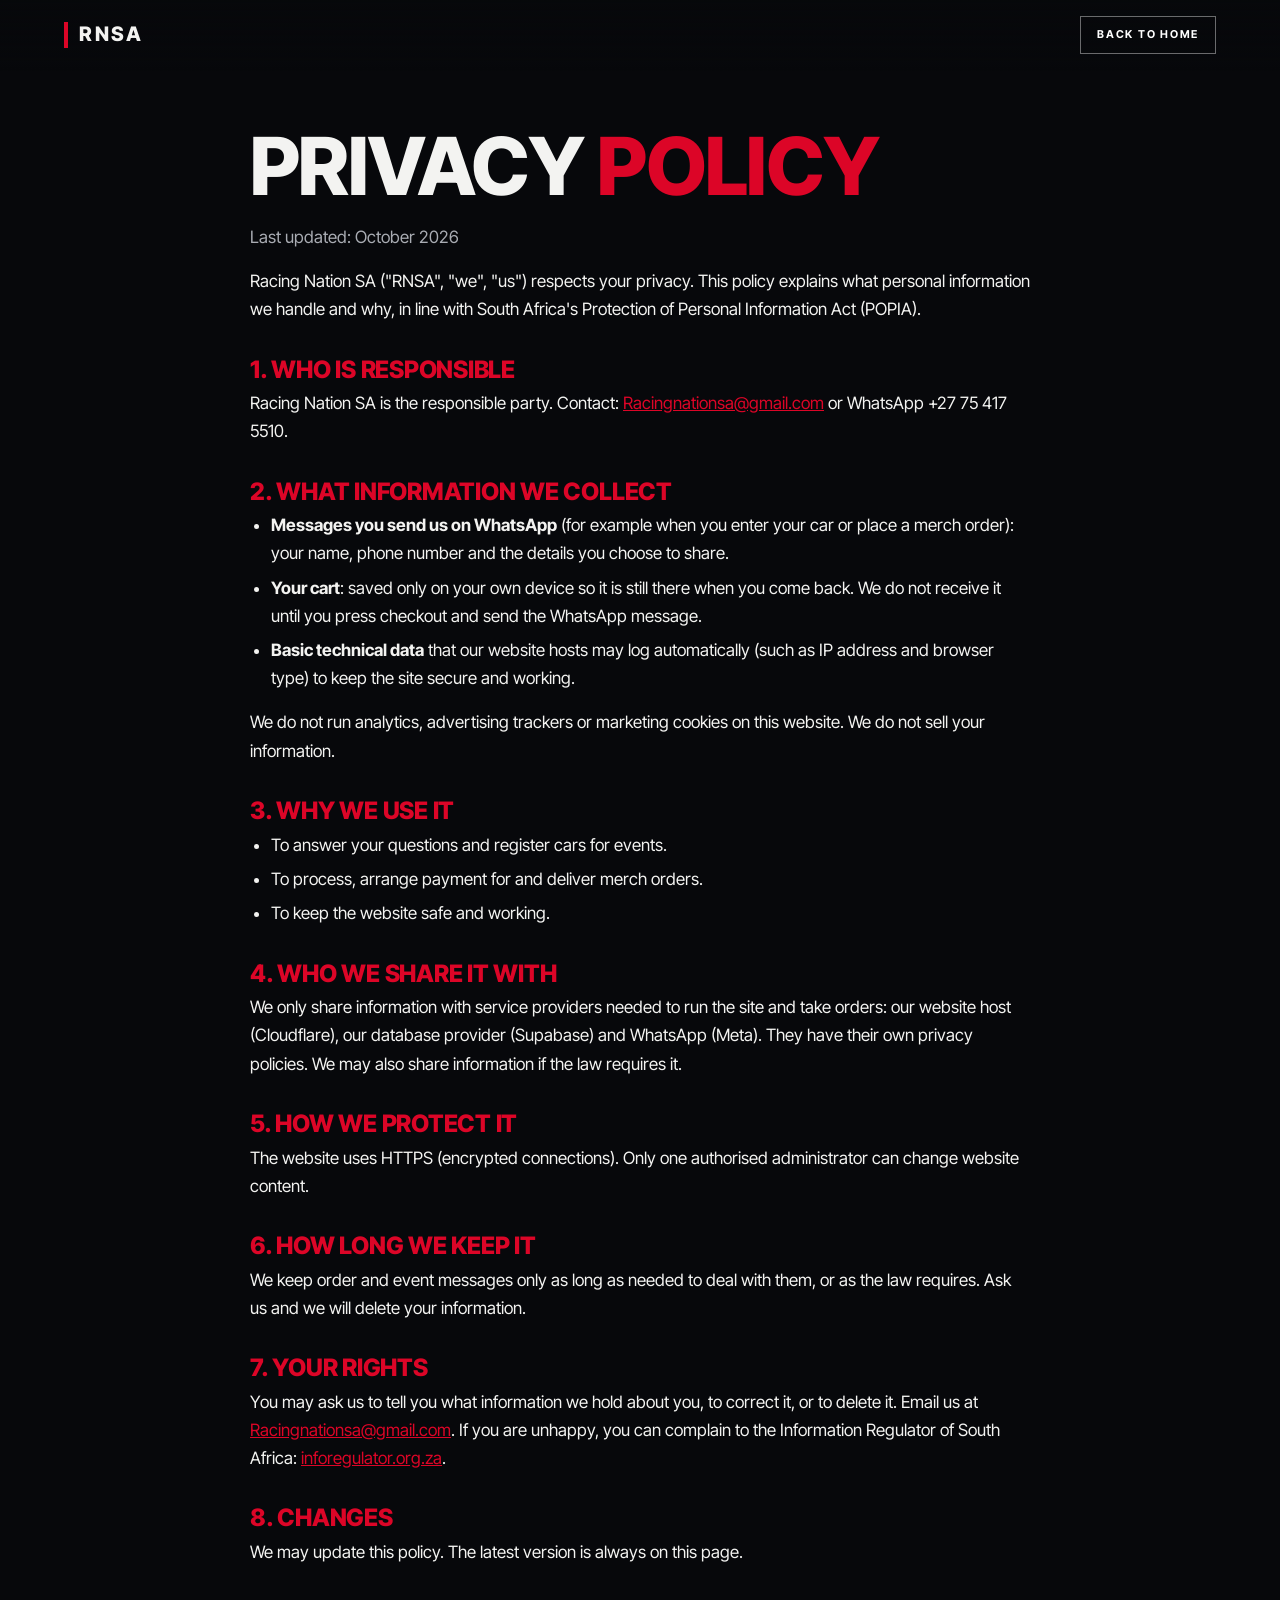
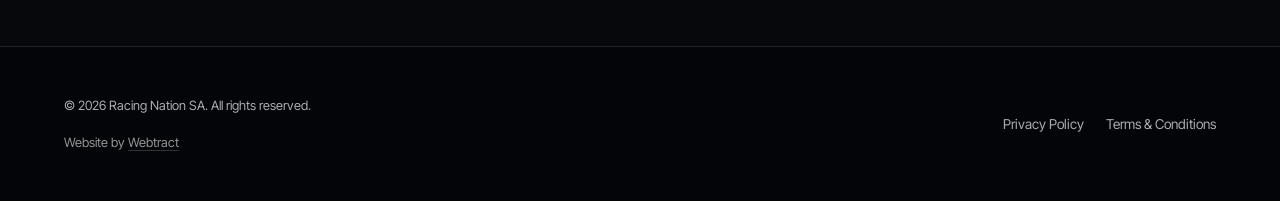
<file: privacy.html>
<!DOCTYPE html>
<html lang="en"><head><meta charset="UTF-8"><meta name="viewport" content="width=device-width, initial-scale=1.0"><meta name="theme-color" content="#07080b"><link rel="icon" type="image/png" href="images/favicon.png"><link rel="preconnect" href="https://fonts.googleapis.com"><link rel="preconnect" href="https://fonts.gstatic.com" crossorigin><link href="https://fonts.googleapis.com/css2?family=Inter+Tight:wght@400;500;600;700;800&display=swap" rel="stylesheet"><link rel="stylesheet" href="style.css">
<title>Privacy Policy | Racing Nation SA</title>
<meta name="description" content="How Racing Nation SA (RNSA) handles your personal information under South Africa's POPIA law.">
<meta property="og:title" content="Privacy Policy | Racing Nation SA"><meta property="og:description" content="How RNSA protects your personal information."><meta property="og:image" content="https://rnsa.pages.dev/images/og-image.jpg">
</head><body><header class="nav"><a class="brand" href="index.html"><b class="bar" aria-hidden="true"></b><span>RNSA</span></a><a class="btn btn-outline small" href="index.html">Back to home</a></header>
<main class="page"><div class="container narrow">
<h1>PRIVACY <span class="red">POLICY</span></h1>
<p class="muted">Last updated: October 2026</p>
<p>Racing Nation SA ("RNSA", "we", "us") respects your privacy. This policy explains what personal information we handle and why, in line with South Africa's Protection of Personal Information Act (POPIA).</p>

<h2>1. Who is responsible</h2>
<p>Racing Nation SA is the responsible party. Contact: <a href="mailto:Racingnationsa@gmail.com">Racingnationsa@gmail.com</a> or WhatsApp +27 75 417 5510.</p>

<h2>2. What information we collect</h2>
<ul>
<li><strong>Messages you send us on WhatsApp</strong> (for example when you enter your car or place a merch order): your name, phone number and the details you choose to share.</li>
<li><strong>Your cart</strong>: saved only on your own device so it is still there when you come back. We do not receive it until you press checkout and send the WhatsApp message.</li>
<li><strong>Basic technical data</strong> that our website hosts may log automatically (such as IP address and browser type) to keep the site secure and working.</li>
</ul>
<p>We do not run analytics, advertising trackers or marketing cookies on this website. We do not sell your information.</p>

<h2>3. Why we use it</h2>
<ul>
<li>To answer your questions and register cars for events.</li>
<li>To process, arrange payment for and deliver merch orders.</li>
<li>To keep the website safe and working.</li>
</ul>

<h2>4. Who we share it with</h2>
<p>We only share information with service providers needed to run the site and take orders: our website host (Cloudflare), our database provider (Supabase) and WhatsApp (Meta). They have their own privacy policies. We may also share information if the law requires it.</p>

<h2>5. How we protect it</h2>
<p>The website uses HTTPS (encrypted connections). Only one authorised administrator can change website content.</p>

<h2>6. How long we keep it</h2>
<p>We keep order and event messages only as long as needed to deal with them, or as the law requires. Ask us and we will delete your information.</p>

<h2>7. Your rights</h2>
<p>You may ask us to tell you what information we hold about you, to correct it, or to delete it. Email us at <a href="mailto:Racingnationsa@gmail.com">Racingnationsa@gmail.com</a>. If you are unhappy, you can complain to the Information Regulator of South Africa: <a href="https://inforegulator.org.za" target="_blank" rel="noopener">inforegulator.org.za</a>.</p>

<h2>8. Changes</h2>
<p>We may update this policy. The latest version is always on this page.</p>
</div></main><footer class="footer"><div class="container foot"><div><p class="muted tiny">© 2026 Racing Nation SA. All rights reserved.</p><p class="made-by tiny">Website by <a href="https://webtract.pages.dev" target="_blank" rel="noopener">Webtract</a></p></div><nav aria-label="Legal"><a href="privacy.html">Privacy Policy</a><a href="terms.html">Terms &amp; Conditions</a></nav></div></footer></body></html>
</file>
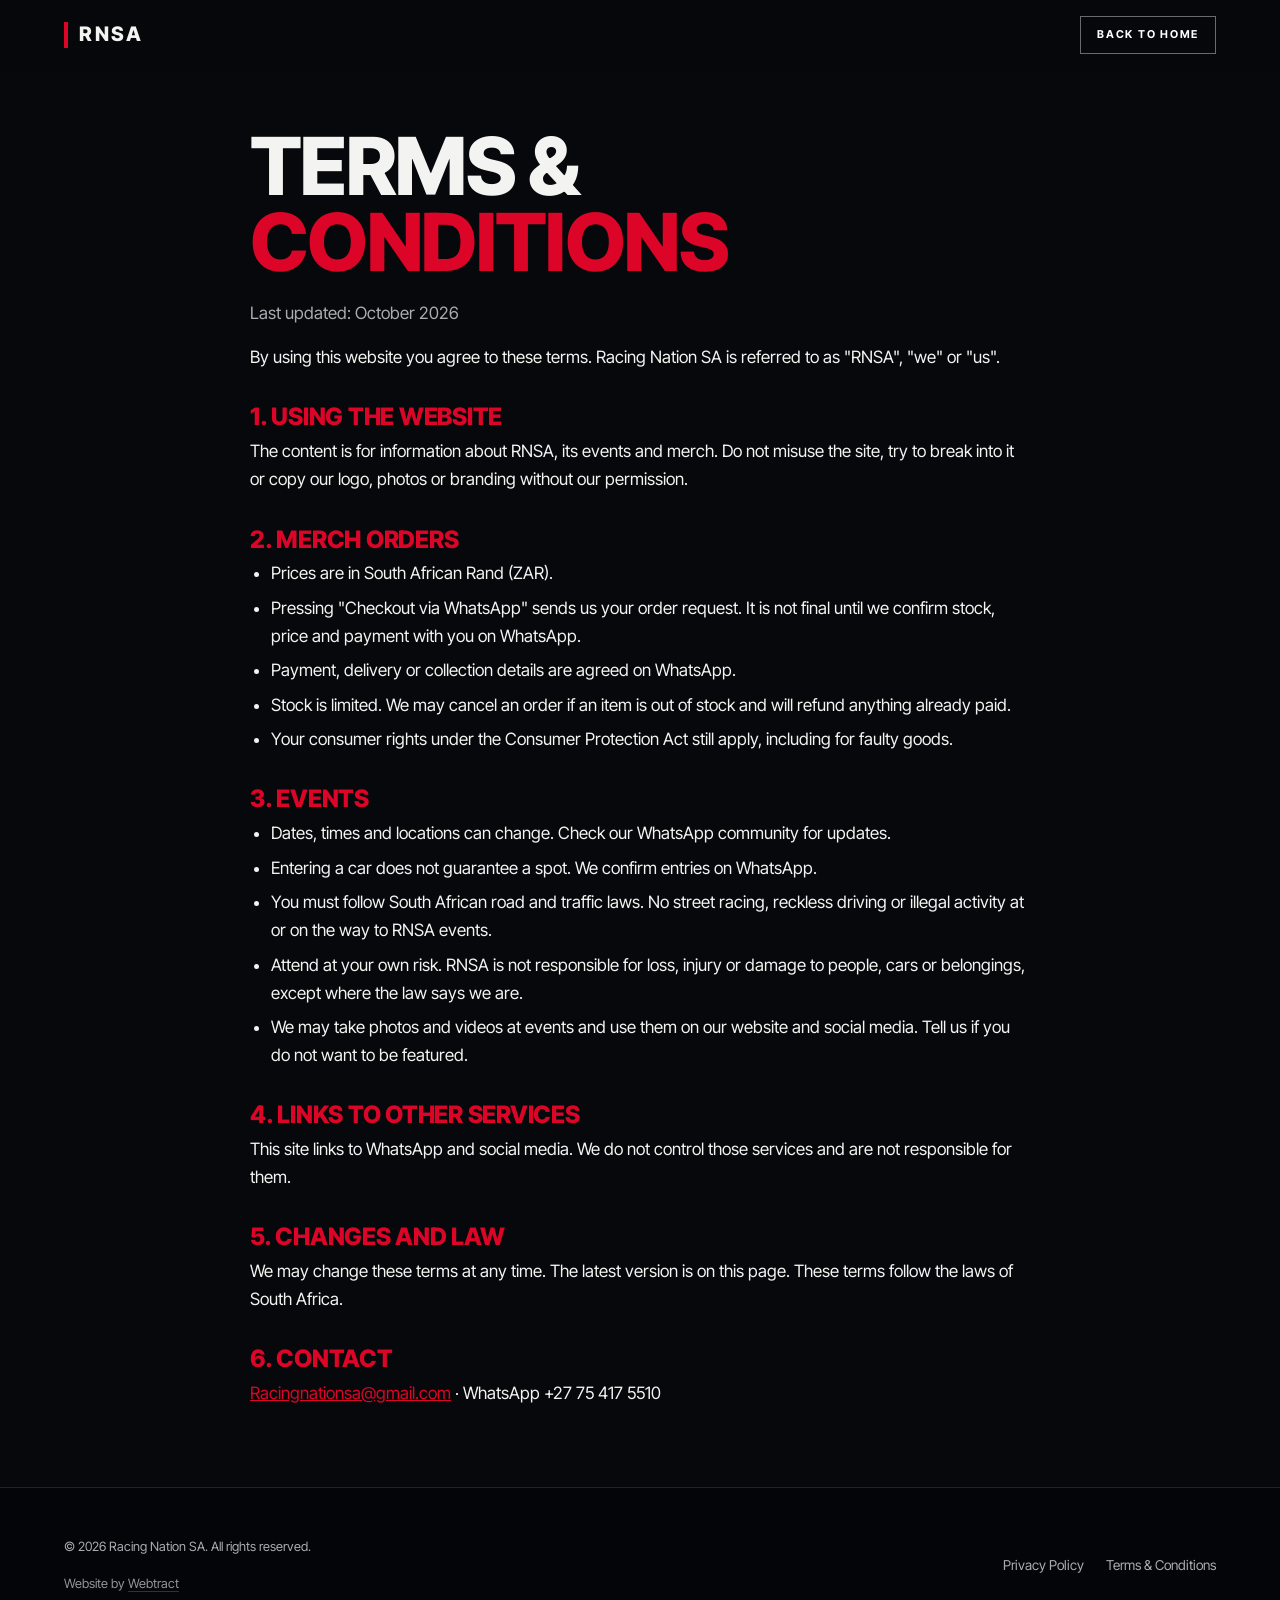
<file: terms.html>
<!DOCTYPE html>
<html lang="en"><head><meta charset="UTF-8"><meta name="viewport" content="width=device-width, initial-scale=1.0"><meta name="theme-color" content="#07080b"><link rel="icon" type="image/png" href="images/favicon.png"><link rel="preconnect" href="https://fonts.googleapis.com"><link rel="preconnect" href="https://fonts.gstatic.com" crossorigin><link href="https://fonts.googleapis.com/css2?family=Inter+Tight:wght@400;500;600;700;800&display=swap" rel="stylesheet"><link rel="stylesheet" href="style.css">
<title>Terms &amp; Conditions | Racing Nation SA</title>
<meta name="description" content="Terms and conditions for using the Racing Nation SA website, buying RNSA merch and attending RNSA events.">
<meta property="og:title" content="Terms &amp; Conditions | Racing Nation SA"><meta property="og:description" content="Rules for the RNSA website, merch orders and events."><meta property="og:image" content="https://rnsa.pages.dev/images/og-image.jpg">
</head><body><header class="nav"><a class="brand" href="index.html"><b class="bar" aria-hidden="true"></b><span>RNSA</span></a><a class="btn btn-outline small" href="index.html">Back to home</a></header>
<main class="page"><div class="container narrow">
<h1>TERMS &amp; <span class="red">CONDITIONS</span></h1>
<p class="muted">Last updated: October 2026</p>
<p>By using this website you agree to these terms. Racing Nation SA is referred to as "RNSA", "we" or "us".</p>

<h2>1. Using the website</h2>
<p>The content is for information about RNSA, its events and merch. Do not misuse the site, try to break into it or copy our logo, photos or branding without our permission.</p>

<h2>2. Merch orders</h2>
<ul>
<li>Prices are in South African Rand (ZAR).</li>
<li>Pressing "Checkout via WhatsApp" sends us your order request. It is not final until we confirm stock, price and payment with you on WhatsApp.</li>
<li>Payment, delivery or collection details are agreed on WhatsApp.</li>
<li>Stock is limited. We may cancel an order if an item is out of stock and will refund anything already paid.</li>
<li>Your consumer rights under the Consumer Protection Act still apply, including for faulty goods.</li>
</ul>

<h2>3. Events</h2>
<ul>
<li>Dates, times and locations can change. Check our WhatsApp community for updates.</li>
<li>Entering a car does not guarantee a spot. We confirm entries on WhatsApp.</li>
<li>You must follow South African road and traffic laws. No street racing, reckless driving or illegal activity at or on the way to RNSA events.</li>
<li>Attend at your own risk. RNSA is not responsible for loss, injury or damage to people, cars or belongings, except where the law says we are.</li>
<li>We may take photos and videos at events and use them on our website and social media. Tell us if you do not want to be featured.</li>
</ul>

<h2>4. Links to other services</h2>
<p>This site links to WhatsApp and social media. We do not control those services and are not responsible for them.</p>

<h2>5. Changes and law</h2>
<p>We may change these terms at any time. The latest version is on this page. These terms follow the laws of South Africa.</p>

<h2>6. Contact</h2>
<p><a href="mailto:Racingnationsa@gmail.com">Racingnationsa@gmail.com</a> · WhatsApp +27 75 417 5510</p>
</div></main><footer class="footer"><div class="container foot"><div><p class="muted tiny">© 2026 Racing Nation SA. All rights reserved.</p><p class="made-by tiny">Website by <a href="https://webtract.pages.dev" target="_blank" rel="noopener">Webtract</a></p></div><nav aria-label="Legal"><a href="privacy.html">Privacy Policy</a><a href="terms.html">Terms &amp; Conditions</a></nav></div></footer></body></html>
</file>
<file: style.css>
/* RNSA - v8. Photo-led motorsport look. Near-black, deep racing red, one font.
   Change colours here only. Photo slots: images/hero.jpg, images/about.jpg, images/contact.jpg */
:root {
  --bg: #07080b;
  --bg-alt: #0c0d11;
  --card: #0f1116;
  --line: rgba(255,255,255,.12);
  --text: #f3f3f1;
  --muted: #a9acb3;
  --red: #dc0527;
  --red-dark: #a80420;
  --font: "Inter Tight", "Inter", system-ui, -apple-system, "Segoe UI", Arial, sans-serif;
  --ease: cubic-bezier(.22,.7,.2,1);
}

* { box-sizing: border-box; margin: 0; padding: 0; }
html { scroll-behavior: smooth; scroll-padding-top: 72px; }
body { background: var(--bg); color: var(--text); font-family: var(--font); line-height: 1.65; font-size: 17px; -webkit-font-smoothing: antialiased; }
img { max-width: 100%; display: block; }
a { color: inherit; }
[hidden] { display: none !important; }

.container { width: min(1180px, 90%); margin: 0 auto; }
.narrow { width: min(780px, 90%); }
.center { text-align: center; }
.red { color: var(--red); }
.muted { color: var(--muted); }
.tiny { font-size: .8rem; }

h1, h2, h3 { font-family: var(--font); font-weight: 800; text-transform: uppercase; letter-spacing: -.02em; line-height: .95; }
h2 { font-size: clamp(2.6rem, 9vw, 6rem); margin-bottom: 1.6rem; }
h3 { font-size: 1.35rem; margin-bottom: .4rem; letter-spacing: -.01em; }
p { margin-bottom: 1rem; }
.eyebrow { color: var(--muted); font-weight: 600; letter-spacing: .24em; text-transform: uppercase; font-size: .72rem; margin-bottom: 1.1rem; display: flex; align-items: center; gap: .8rem; }
.eyebrow::before { content: ""; width: 34px; height: 1px; background: var(--red); }
.center .eyebrow { justify-content: center; }
.lead { font-size: 1.15rem; color: #d3d5da; margin: 1rem 0 1.6rem; max-width: 40ch; }
.lead.small { font-size: 1.02rem; color: var(--muted); }
.center .lead { margin-left: auto; margin-right: auto; }
.tag { color: var(--red); font-weight: 700; letter-spacing: .2em; text-transform: uppercase; font-size: .72rem; }

/* ---------- NAV: clear over the photo, solid after you scroll ---------- */
.nav { position: fixed; top: 0; left: 0; right: 0; z-index: 50; display: flex; align-items: center; justify-content: space-between; padding: 1rem 5%; background: linear-gradient(180deg, rgba(7,8,11,.75), transparent); transition: background .4s, padding .4s, border-color .4s; border-bottom: 1px solid transparent; }
.nav.scrolled { background: rgba(7,8,11,.94); padding-top: .55rem; padding-bottom: .55rem; border-bottom-color: var(--line); backdrop-filter: blur(8px); }
.brand { display: flex; align-items: center; gap: .7rem; text-decoration: none; font-weight: 800; font-size: 1.25rem; letter-spacing: .12em; }
.brand .bar { width: 4px; height: 1.3em; background: var(--red); display: block; }
.menu-btn { background: none; border: 1px solid var(--line); color: var(--text); font-size: 1.4rem; padding: .2rem .7rem; cursor: pointer; }
#menu { position: absolute; top: 100%; left: 0; right: 0; background: rgba(7,8,11,.98); display: none; flex-direction: column; border-bottom: 1px solid var(--line); }
#menu.open { display: flex; }
#menu a { padding: 1rem 5%; text-decoration: none; text-transform: uppercase; font-weight: 600; letter-spacing: .16em; font-size: .78rem; border-top: 1px solid var(--line); transition: color .3s; }
#menu a:hover, #menu a:focus, #menu a.active { color: var(--red); }
.cart-link { display: inline-flex; align-items: center; gap: .45rem; }
.cart-link span { background: var(--red); color: #fff; border-radius: 99px; padding: .02rem .5rem; font-size: .72rem; }
@media (min-width: 900px) {
  .menu-btn { display: none; }
  #menu { position: static; display: flex; flex-direction: row; background: none; border: 0; gap: .3rem; }
  #menu a { border: 0; padding: .5rem .8rem; }
}

/* ---------- BUTTONS ---------- */
.btn-row { display: flex; flex-wrap: wrap; gap: .8rem; margin-top: 1.8rem; }
.center-row { justify-content: center; }
.btn { display: inline-block; padding: 1.05rem 1.9rem; font-weight: 700; text-transform: uppercase; letter-spacing: .16em; font-size: .74rem; text-decoration: none; border: 1px solid var(--red); cursor: pointer; font-family: var(--font); transition: background .35s var(--ease), color .35s var(--ease), border-color .35s var(--ease); text-align: center; border-radius: 0; }
.btn-red { background: var(--red); color: #fff; }
.btn-red:hover { background: #fff; color: #07080b; border-color: #fff; }
.btn-outline { background: transparent; color: #fff; border-color: rgba(255,255,255,.4); }
.btn-outline:hover { background: #fff; color: #07080b; border-color: #fff; }
.btn.wide { width: 100%; }
.btn:disabled, .btn[aria-disabled="true"] { opacity: .4; cursor: not-allowed; }
.btn.small { padding: .55rem 1rem; font-size: .68rem; }
.btn:focus-visible, a:focus-visible, button:focus-visible, input:focus-visible, select:focus-visible, textarea:focus-visible { outline: 2px solid #fff; outline-offset: 3px; }

/* ---------- PHOTO BACKGROUNDS ----------
   Each photo section has a photo layer (::before) under a dark layer (::after).
   If the photo file is missing, you just see the dark background. */
.hero, .photo-bg { position: relative; isolation: isolate; overflow: hidden; background: var(--bg); }
.hero::before, .photo-bg::before { content: ""; position: absolute; inset: -4%; z-index: -2; background-size: cover; background-position: center; }
.hero::after, .photo-bg::after { content: ""; position: absolute; inset: 0; z-index: -1; }

.hero { min-height: 100svh; display: flex; align-items: flex-end; padding: 8rem 0 3.5rem; }
.hero::before { background-image: url("images/hero.jpg"); transform: translate3d(0, var(--py, 0px), 0); scale: 1.14; transition: scale 3s var(--ease); }
.ready .hero::before { scale: 1; }
/* halftone dots over a dark fade: the print-poster look */
.hero::after { background:
  radial-gradient(rgba(7,8,11,.55) 22%, transparent 24%) 0 0 / 5px 5px,
  linear-gradient(180deg, rgba(7,8,11,.6) 0%, rgba(7,8,11,.2) 40%, rgba(7,8,11,.94) 100%),
  linear-gradient(90deg, rgba(7,8,11,.7), transparent 70%); }

#about.photo-bg::before { background-image: url("images/about.jpg"); }
#about.photo-bg::after { background: rgba(7,8,11,.86); }
#contact.photo-bg::before { background-image: url("images/contact.jpg"); }
#contact.photo-bg::after { background: linear-gradient(180deg, rgba(7,8,11,.9), rgba(7,8,11,.78) 50%, rgba(7,8,11,.92)); }

/* ---------- HERO ---------- */
.hero-grid { width: min(1180px, 90%); }
.hero h1 { font-size: clamp(3.8rem, 17vw, 12rem); line-height: .88; letter-spacing: -.035em; font-weight: 800; }
.hero h1 .ln { display: block; overflow: hidden; padding-bottom: .06em; }
.hero h1 .ln > span { display: block; transform: translateY(108%); transition: transform 1.2s var(--ease) .35s; }
.hero h1 .red-ln { color: var(--red); }
.hero h1 .red-ln > span { transition-delay: .55s; }
.ready .hero h1 .ln > span { transform: none; }
.hero .eyebrow, .hero .lead, .hero .btn-row, .hero-meta { opacity: 0; transform: translateY(14px); transition: opacity 1s var(--ease), transform 1s var(--ease); }
.ready .hero .eyebrow { opacity: 1; transform: none; transition-delay: .2s; }
.ready .hero .lead { opacity: 1; transform: none; transition-delay: 1s; }
.ready .hero .btn-row { opacity: 1; transform: none; transition-delay: 1.15s; }
.ready .hero-meta { opacity: 1; transform: none; transition-delay: 1.3s; }
.scroll-cue { position: absolute; right: 5%; bottom: 3.5rem; display: none; flex-direction: column; align-items: center; gap: .7rem; text-decoration: none; font-size: .64rem; letter-spacing: .3em; text-transform: uppercase; color: var(--muted); writing-mode: vertical-rl; }
.scroll-cue i { width: 1px; height: 54px; background: rgba(255,255,255,.2); position: relative; overflow: hidden; }
.scroll-cue i::after { content: ""; position: absolute; left: 0; top: -40%; width: 1px; height: 40%; background: var(--red); animation: cue 2.2s var(--ease) infinite; }
@keyframes cue { to { top: 100%; } }
@media (min-width: 900px) { .scroll-cue { display: flex; } }
.hero-grid { position: relative; }
.hero .lead { margin-top: 1.8rem; font-size: 1.2rem; }
.hero .eyebrow { color: #e4e5e8; }
.hero-meta { list-style: none; display: flex; flex-wrap: wrap; gap: 0; margin-top: 2.6rem; border-top: 1px solid var(--line); padding-top: 1rem; font-size: .72rem; text-transform: uppercase; letter-spacing: .22em; color: var(--muted); font-weight: 600; }
.hero-meta li { margin-right: 2rem; }

/* ---------- SECTIONS ---------- */
.section { padding: 6rem 0; }
.section.alt { background: var(--bg-alt); }
.section + .section { border-top: 1px solid var(--line); }

/* EVENT: flat panel, thin lines */
.event-card { background: var(--card); border: 1px solid var(--line); border-top: 2px solid var(--red); padding: 2.2rem 1.6rem; margin-top: 1.5rem; }
.event-card h3 { font-size: clamp(2.2rem, 8vw, 4.2rem); margin: .6rem 0 .8rem; }
.event-info { list-style: none; display: grid; gap: 1px; margin: 1.8rem 0; grid-template-columns: repeat(auto-fit, minmax(220px, 1fr)); background: var(--line); border: 1px solid var(--line); }
.event-info li { display: flex; gap: .9rem; align-items: center; background: var(--card); padding: 1.1rem; }
.event-info small, .contact-info small { display: block; color: var(--red); font-size: .66rem; letter-spacing: .2em; text-transform: uppercase; font-weight: 700; }
.event-info strong { font-weight: 600; letter-spacing: .02em; }
.ico { width: 1.25em; height: 1.25em; fill: none; stroke: currentColor; stroke-width: 1.6; stroke-linecap: round; stroke-linejoin: round; flex: none; }
.event-info .ico { width: 26px; height: 26px; color: var(--red); }
/* SPLIT-FLAP COUNTDOWN: each digit is a card that tips down when the number changes */
.countdown { display: grid; grid-template-columns: repeat(4, 1fr); gap: .5rem; margin-top: .8rem; }
.countdown > div { background: transparent; text-align: center; }
.countdown strong { display: flex; justify-content: center; gap: .07em; font-size: clamp(2.3rem, 11vw, 5.2rem); line-height: 1; }
.countdown > div > span { display: block; margin-top: .7rem; font-size: .64rem; letter-spacing: .22em; text-transform: uppercase; color: var(--muted); font-weight: 600; }
.fl { position: relative; display: block; width: .64em; height: 1.1em; perspective: 420px; font-weight: 800; font-variant-numeric: tabular-nums; }
.fl .h { font-style: normal; position: absolute; left: 0; right: 0; height: 50%; overflow: hidden; background: #181b22; }
.fl .h b { position: absolute; left: 0; right: 0; height: 1.1em; line-height: 1.1em; text-align: center; font-weight: 800; }
.fl .t { top: 0; border-radius: 3px 3px 0 0; border-bottom: 1px solid #000; }
.fl .t b { top: 0; }
.fl .u { bottom: 0; border-radius: 0 0 3px 3px; background: #14161c; }
.fl .u b { bottom: 0; }
.fl .ft { top: 0; transform-origin: 50% 100%; border-radius: 3px 3px 0 0; border-bottom: 1px solid #000; backface-visibility: hidden; }
.fl .ft b { top: 0; }
.fl .fb { bottom: 0; transform-origin: 50% 0; transform: rotateX(90deg); border-radius: 0 0 3px 3px; background: #14161c; backface-visibility: hidden; }
.fl .fb b { bottom: 0; }
.fl.go .ft { animation: flapT .32s ease-in forwards; }
.fl.go .fb { animation: flapB .32s ease-out .32s forwards; }
@keyframes flapT { to { transform: rotateX(-90deg); } }
@keyframes flapB { to { transform: rotateX(0); } }
.fl::after { content: ""; position: absolute; left: 0; right: 0; top: 50%; height: 2px; margin-top: -1px; background: #000; z-index: 3; }

/* GRIDS */
.grid { display: grid; gap: 1.4rem; margin-top: 2rem; }
.products { grid-template-columns: repeat(auto-fill, minmax(250px, 1fr)); }
.product { background: var(--card); border: 1px solid var(--line); display: flex; flex-direction: column; overflow: hidden; transition: border-color .4s; }
.product:hover { border-color: rgba(255,255,255,.35); }
.product img { width: 100%; aspect-ratio: 1; object-fit: cover; background: #000; transition: transform .9s var(--ease); }
.product:hover img { transform: scale(1.04); }
.product .body { padding: 1.2rem; display: flex; flex-direction: column; gap: .55rem; flex: 1; }
.product h3 { margin: 0; font-size: 1.3rem; }
.product .desc { color: var(--muted); font-size: .92rem; margin: 0; flex: 1; }
.price { font-weight: 700; font-size: 1.35rem; }
.product select { width: 100%; padding: .8rem; background: var(--bg); color: var(--text); border: 1px solid var(--line); font: inherit; font-size: .95rem; border-radius: 0; }
.product .btn { width: 100%; }

/* GALLERY: edge-to-edge photos, no frames */
.gallery { grid-template-columns: repeat(auto-fill, minmax(160px, 1fr)); grid-auto-rows: 160px; grid-auto-flow: dense; gap: 4px; }
@media (min-width: 700px) { .gallery { grid-auto-rows: 220px; } }
.gallery button { border: 0; padding: 0; background: #000; overflow: hidden; cursor: zoom-in; position: relative; height: 100%; }
/* halftone "print develops" reveal: dots fade away as each photo scrolls into view */
.gallery button::after { content: ""; position: absolute; inset: 0; background: radial-gradient(#07080b 34%, transparent 36%) 0 0 / 7px 7px; opacity: 1; transition: opacity 1.6s var(--ease) .15s; pointer-events: none; }
.gallery button.in::after { opacity: 0; }
.gallery button:hover::after { opacity: 0; }
.gallery button:nth-child(7n+1) { grid-column: span 2; grid-row: span 2; }
.gallery img { width: 100%; height: 100%; object-fit: cover; transform: scale(1.12); transition: transform 1.8s var(--ease), filter .6s; filter: brightness(.9); }
.gallery button.in img { transform: none; }
.gallery button.in:hover img { transform: scale(1.04); filter: brightness(1); }
.gallery .cap { position: absolute; left: 0; right: 0; bottom: 0; padding: 2rem .9rem .8rem; background: linear-gradient(0deg, rgba(7,8,11,.9), transparent); font-size: .78rem; text-align: left; color: #fff; opacity: 0; transition: opacity .4s; }
.gallery button:hover .cap, .gallery button:focus-visible .cap { opacity: 1; }

/* SIZE / COLOUR BUTTONS */
.opt-label { margin: .3rem 0 0; font-size: .64rem; letter-spacing: .2em; text-transform: uppercase; color: var(--muted); font-weight: 700; }
.chips { display: flex; flex-wrap: wrap; gap: .4rem; margin-bottom: .4rem; }
.chip, .chip-check span { min-width: 46px; padding: .6rem .8rem; background: transparent; color: var(--text); border: 1px solid rgba(255,255,255,.28); font: inherit; font-size: .85rem; font-weight: 600; letter-spacing: .04em; cursor: pointer; text-align: center; display: inline-block; transition: background .25s, color .25s, border-color .25s; }
.chip:hover:not(:disabled) { border-color: #fff; }
.chip[aria-pressed="true"], .chip-check input:checked + span { background: #fff; color: #07080b; border-color: #fff; }
.chip:disabled { opacity: .35; text-decoration: line-through; cursor: not-allowed; }
.chip[hidden] { display: none; }
.chip-check input { position: absolute; opacity: 0; pointer-events: none; }
.chip-check { position: relative; display: inline-block; }
.sizebox { border-top: 1px solid var(--line); padding-top: .9rem; margin-top: .6rem; }

/* CART */
.cart-box { background: var(--card); border: 1px solid var(--line); padding: 1.6rem; margin-top: 1.5rem; }
.cart-empty { text-align: center; padding: 1rem 0 1.5rem; }
.empty-ico { color: var(--red); margin-bottom: .6rem; } .empty-ico .ico { width: 44px; height: 44px; margin: 0 auto; }
.cart-list { list-style: none; display: grid; gap: .8rem; margin-bottom: 1rem; }
.cart-list li { display: grid; grid-template-columns: 60px 1fr auto; gap: .9rem; align-items: center; border-bottom: 1px solid var(--line); padding-bottom: .8rem; }
.cart-list img { width: 60px; height: 60px; object-fit: cover; background: #000; }
.cart-list small { color: var(--muted); display: block; }
.qty { display: flex; align-items: center; gap: .4rem; margin-top: .3rem; }
.qty button { width: 32px; height: 32px; border: 1px solid var(--line); background: var(--bg); color: var(--text); font-size: 1.1rem; cursor: pointer; }
.qty .rm { width: auto; padding: 0 .6rem; font-size: .75rem; color: var(--red); }
.cart-total { display: flex; justify-content: space-between; align-items: center; border-top: 1px solid var(--line); padding: 1.1rem 0; font-weight: 600; letter-spacing: .16em; font-size: .8rem; }
.cart-total strong { font-size: 2rem; font-weight: 800; letter-spacing: -.02em; }

/* ABOUT */
.two-col { display: grid; gap: 3rem; margin-top: 1.5rem; }
@media (min-width: 850px) { .two-col { grid-template-columns: 1.1fr .9fr; align-items: start; gap: 5rem; } }
.two-col > div:first-child p { font-size: 1.12rem; color: #dcdee2; }
.pillar { border-top: 1px solid var(--line); padding: 1.4rem 0; display: grid; grid-template-columns: 3rem 1fr; column-gap: 1rem; }
.pillar:last-child { border-bottom: 1px solid var(--line); }
.pillar b { grid-row: span 2; color: var(--red); font-weight: 700; font-size: .85rem; letter-spacing: .1em; padding-top: .35rem; }
.pillar h3 { font-size: 1.7rem; margin: 0 0 .2rem; }
.pillar p { margin: 0; color: var(--muted); }

/* CONTACT */
.contact-info { list-style: none; display: grid; gap: 1px; margin-top: 3rem; grid-template-columns: repeat(auto-fit, minmax(210px, 1fr)); background: var(--line); border: 1px solid var(--line); text-align: left; }
.contact-info li { background: rgba(7,8,11,.9); padding: 1.1rem; overflow-wrap: anywhere; }
.contact-info a { text-decoration: none; }
#contact p { color: #d3d5da; }

/* FOOTER */
.footer { border-top: 1px solid var(--line); padding: 3rem 0; background: #040508; }
.foot { display: flex; flex-wrap: wrap; gap: 1.5rem; justify-content: space-between; align-items: center; }
.foot img { margin-bottom: .7rem; }
.foot nav { display: flex; gap: 1.4rem; flex-wrap: wrap; }
.foot nav a { color: var(--muted); font-size: .85rem; text-decoration: none; }
.foot nav a:hover { color: #fff; }

/* SOCIAL ICONS + WEBTRACT CREDIT */
.socials { list-style: none; display: flex; gap: .6rem; }
.center-socials { justify-content: center; margin-top: .6rem; }
.socials a { width: 48px; height: 48px; display: grid; place-items: center; border: 1px solid rgba(255,255,255,.28); color: var(--text); transition: background .3s, border-color .3s, color .3s; }
.socials a:hover, .socials a:focus-visible { background: var(--red); border-color: var(--red); color: #fff; }
.socials .ico { width: 22px; height: 22px; }
.follow { justify-content: center; margin-top: 2.2rem; margin-bottom: 0; }
.made-by { margin: .3rem 0 0; opacity: .6; }
.made-by a { text-decoration: none; border-bottom: 1px solid rgba(255,255,255,.3); transition: color .3s, border-color .3s; }
.made-by a:hover { color: #fff; border-color: var(--red); opacity: 1; }

/* PHOTO VIEWER + TOAST + WHATSAPP */
.lightbox { position: fixed; inset: 0; background: rgba(4,5,8,.96); z-index: 100; display: flex; align-items: center; justify-content: center; padding: 1rem; }
.lightbox img { max-height: 90vh; max-width: 95vw; }
.lightbox button { position: absolute; top: 1rem; right: 1.2rem; font-size: 2.4rem; background: none; border: 0; color: #fff; cursor: pointer; }
.toast { position: fixed; bottom: 1.2rem; left: 50%; opacity: 0; visibility: hidden; transform: translate(-50%, 150%); background: var(--red); color: #fff; font-weight: 600; padding: .8rem 1.4rem; z-index: 120; transition: transform .4s var(--ease); }
.toast.show { opacity: 1; visibility: visible; transform: translate(-50%, 0); }
.wa-float { position: fixed; right: 1rem; bottom: 1rem; width: 54px; height: 54px; border-radius: 50%; background: var(--red); color: #fff; display: grid; place-items: center; z-index: 60; transition: background .3s, color .3s; }
.wa-float .ico { width: 26px; height: 26px; }
.wa-float:hover { background: #fff; color: #07080b; }
.progress { position: fixed; top: 0; left: 0; height: 2px; width: 0; background: var(--red); z-index: 70; }

/* ---------- KINETIC HEADINGS: each word slides up out of a mask ---------- */
.js h2.reveal { opacity: 1; transform: none; transition: none; }
.kw { display: inline-block; overflow: hidden; vertical-align: top; padding-bottom: .1em; margin-bottom: -.1em; }
.ki { display: inline-block; transform: translateY(108%); transition: transform 1.1s var(--ease); }
h2.in .ki { transform: none; }
.foot-mark { font-weight: 800; font-size: clamp(3rem, 12vw, 7rem); letter-spacing: -.04em; line-height: .85; color: transparent; -webkit-text-stroke: 1px rgba(255,255,255,.28); margin-bottom: 1rem; }

/* ---------- SCROLL REVEAL: slow fade + small rise ---------- */
.js .reveal { opacity: 0; transform: translateY(26px); transition: opacity 1s var(--ease), transform 1s var(--ease); }
.js .reveal.in { opacity: 1; transform: none; }

/* ---------- LEGAL / 404 PAGES ---------- */
.page { padding: 8rem 0 4rem; }
.page h1 { font-size: clamp(2.6rem, 9vw, 5rem); margin-bottom: 1.2rem; }
.page h2 { font-size: 1.5rem; margin: 2.2rem 0 .5rem; color: var(--red); letter-spacing: -.01em; }
.page ul { margin: 0 0 1rem 1.3rem; }
.page li { margin-bottom: .4rem; }
.page a { color: var(--red); }

/* ---------- ADMIN ---------- */
.admin-wrap { padding: 6.5rem 0 4rem; }
.panel { background: var(--card); border: 1px solid var(--line); padding: 1.5rem; margin-bottom: 1.5rem; }
.panel h2 { font-size: 1.8rem; margin-bottom: .3rem; }
.form { display: grid; gap: .9rem; margin: 1rem 0; }
.form label { font-size: .7rem; letter-spacing: .16em; text-transform: uppercase; color: var(--muted); font-weight: 600; display: grid; gap: .35rem; }
.form input, .form textarea, .form select { width: 100%; padding: .8rem; background: var(--bg); color: var(--text); border: 1px solid var(--line); font: inherit; border-radius: 0; }
.row-item { display: flex; gap: .8rem; align-items: center; justify-content: space-between; border-top: 1px solid var(--line); padding: .8rem 0; flex-wrap: wrap; }
.row-item img { width: 56px; height: 56px; object-fit: cover; }
.row-item .grow { flex: 1; min-width: 140px; }
.msg { padding: .7rem 1rem; margin: .8rem 0; font-weight: 600; }
.msg.ok { background: #0b2a12; border: 1px solid #1f8a3a; }
.msg.err { background: #2a0b10; border: 1px solid var(--red); }
.admin-thumbs { display: grid; grid-template-columns: repeat(auto-fill, minmax(110px, 1fr)); gap: .6rem; margin-top: 1rem; }
.admin-thumbs div { position: relative; }
.admin-thumbs img { width: 100%; aspect-ratio: 1; object-fit: cover; }
.admin-thumbs button { position: absolute; top: 4px; right: 4px; }
.stats { display: grid; grid-template-columns: repeat(3, 1fr); gap: 1px; margin: 1.2rem 0; background: var(--line); border: 1px solid var(--line); }
.stats div { background: var(--card); padding: .9rem; text-align: center; }
.stats strong { display: block; font-weight: 800; font-size: 2.4rem; line-height: 1; }
.stats span { font-size: .66rem; letter-spacing: .18em; text-transform: uppercase; color: var(--muted); }
.quick { display: flex; gap: .5rem; flex-wrap: wrap; margin-bottom: 1.2rem; }
.preview-banner { background: var(--red); color: #fff; text-align: center; font-weight: 700; padding: .5rem; font-size: .75rem; letter-spacing: .1em; position: fixed; top: 58px; left: 0; right: 0; z-index: 45; }

@media (prefers-reduced-motion: reduce) {
  *, *::before { animation: none !important; transition: none !important; scroll-behavior: auto !important; }
  .js .reveal { opacity: 1; transform: none; }
  .ki, .hero h1 .ln > span { transform: none !important; }
  .hero .eyebrow, .hero .lead, .hero .btn-row, .hero-meta { opacity: 1 !important; transform: none !important; }
  .gallery button::after { display: none; }
  .gallery img { transform: none; }
}
</file>
